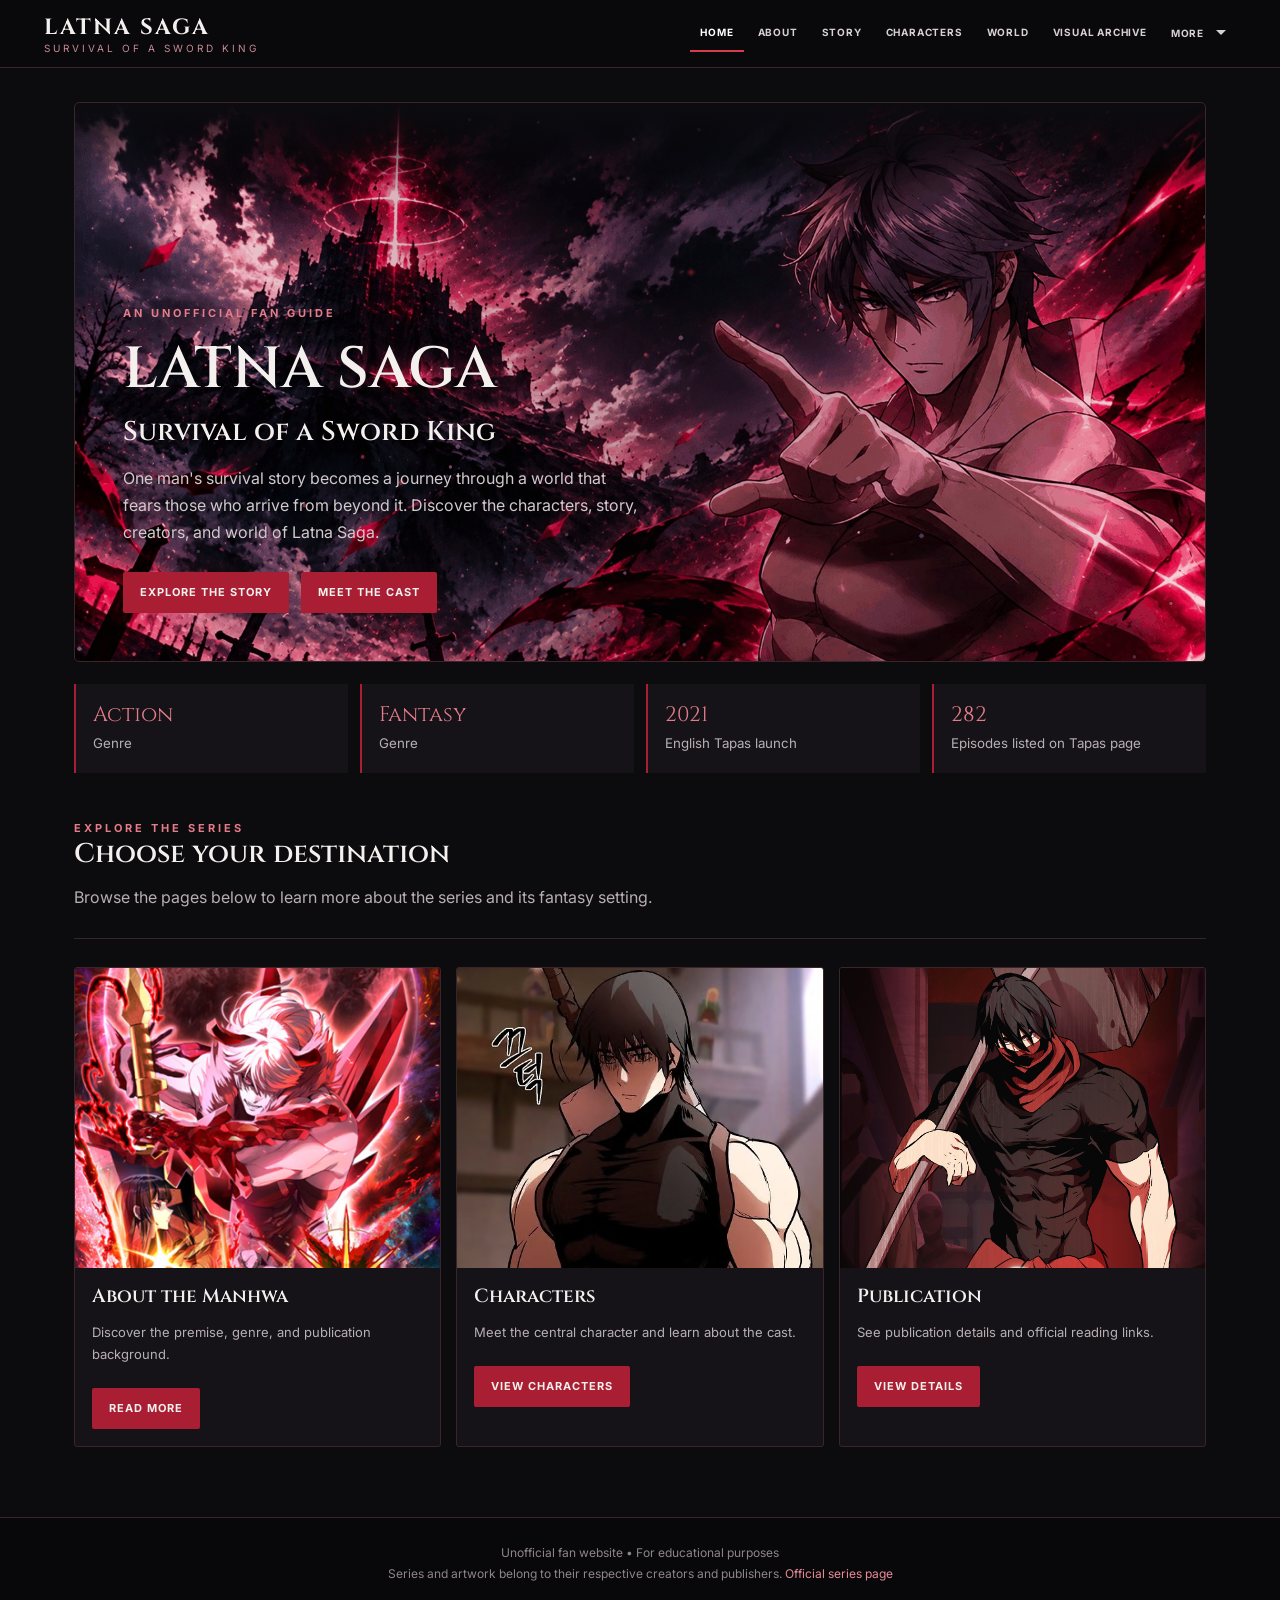
<file: index.html>
<!DOCTYPE html>
<html lang="en">

<head>
  <meta charset="UTF-8">
  <meta name="viewport" content="width=device-width, initial-scale=1.0">
  <meta name="description" content="An unofficial student fan guide to Latna Saga: Survival of a Sword King.">
  <title>Latna Saga | Survival of a Sword King</title>

  <link rel="icon" type="image/svg+xml" href="images/favicon.svg">

  <link rel="preconnect" href="https://fonts.googleapis.com">
  <link rel="preconnect" href="https://fonts.gstatic.com" crossorigin>
  <link rel="stylesheet" href="https://fonts.googleapis.com/css2?family=Cinzel:wght@500;600;700&family=Inter:wght@400;500;600;700&display=swap">
  <link rel="stylesheet" href="css/base.css">
  <link rel="stylesheet" href="css/home.css">
  <link rel="stylesheet" href="css/components.css">
  <link rel="stylesheet" href="css/nav.css">
  <link rel="stylesheet" href="css/responsive.css">
</head>

<body>

  <header class="site-header">
    <div class="header-inner">
      <a class="logo" href="index.html">
        LATNA SAGA
        <span>SURVIVAL OF A SWORD KING</span>
      </a>

      <button class="menu-toggle" type="button" aria-label="Open menu" aria-expanded="false">&#9776;</button>

      <nav class="main-nav" aria-label="Main menu">
        <a href="index.html" class="active">HOME</a>
        <a href="pages/about.html">ABOUT</a>
        <a href="pages/story.html">STORY</a>
        <a href="pages/characters.html">CHARACTERS</a>
        <a href="pages/world.html">WORLD</a>
        <a href="pages/visual-archive.html">VISUAL ARCHIVE</a>

        <div class="nav-dropdown">
          <button class="nav-more" type="button" aria-haspopup="true" aria-expanded="false">MORE <span class="caret"></span></button>
          <div class="dropdown-menu">
            <a href="pages/abilities.html">ABILITIES</a>
            <a href="pages/creators.html">CREATORS</a>
            <a href="pages/publication.html">PUBLICATION</a>
            <a href="pages/updates.html">UPDATES</a>
          </div>
        </div>
      </nav>
    </div>
  </header>

  <main id="home-content">

    <section class="hero">
      <div class="hero-copy">
        <div class="kicker">An unofficial fan guide</div>
        <h1>LATNA SAGA</h1>
        <h2>Survival of a Sword King</h2>
        <p>
          One man's survival story becomes a journey through a world that fears those who arrive
          from beyond it. Discover the characters, story, creators, and world of Latna Saga.
        </p>
        <a class="button" href="pages/story.html">EXPLORE THE STORY</a>
        <a class="button" href="pages/characters.html">MEET THE CAST</a>
      </div>
    </section>

    <div class="stats">
      <div class="stat"><b>Action</b><small>Genre</small></div>
      <div class="stat"><b>Fantasy</b><small>Genre</small></div>
      <div class="stat"><b>2021</b><small>English Tapas launch</small></div>
      <div class="stat"><b>282</b><small>Episodes listed on Tapas page</small></div>
    </div>

    <div class="section-heading">
      <div class="kicker">Explore the series</div>
      <h2>Choose your destination</h2>
      <p>Browse the pages below to learn more about the series and its fantasy setting.</p>
    </div>

    <div class="cards three-cards">
      <div class="card">
        <img src="images/poster.png" alt="Official Latna Saga poster">
        <div class="card-body">
          <h3>About the Manhwa</h3>
          <p>Discover the premise, genre, and publication background.</p>
          <a class="button" href="pages/about.html">READ MORE</a>
        </div>
      </div>

      <div class="card">
        <img src="images/han-bin-ryu.png" alt="Han-Bin Ryu manhwa image">
        <div class="card-body">
          <h3>Characters</h3>
          <p>Meet the central character and learn about the cast.</p>
          <a class="button" href="pages/characters.html">VIEW CHARACTERS</a>
        </div>
      </div>

      <div class="card">
        <img class="publication-cover" src="images/volume-cover.jpeg" alt="Latna Saga volume cover">
        <div class="card-body">
          <h3>Publication</h3>
          <p>See publication details and official reading links.</p>
          <a class="button" href="pages/publication.html">VIEW DETAILS</a>
        </div>
      </div>
    </div>

  </main>

  <footer class="site-footer">
    Unofficial fan website &bull; For educational purposes<br>
    Series and artwork belong to their respective creators and publishers.
    <a href="https://tapas.io/series/latna-saga-survival-of-a-sword-king/info" target="_blank" rel="noopener">Official series page</a>
  </footer>
  <script src="js/main.js"></script>
</body>

</html>
</file>
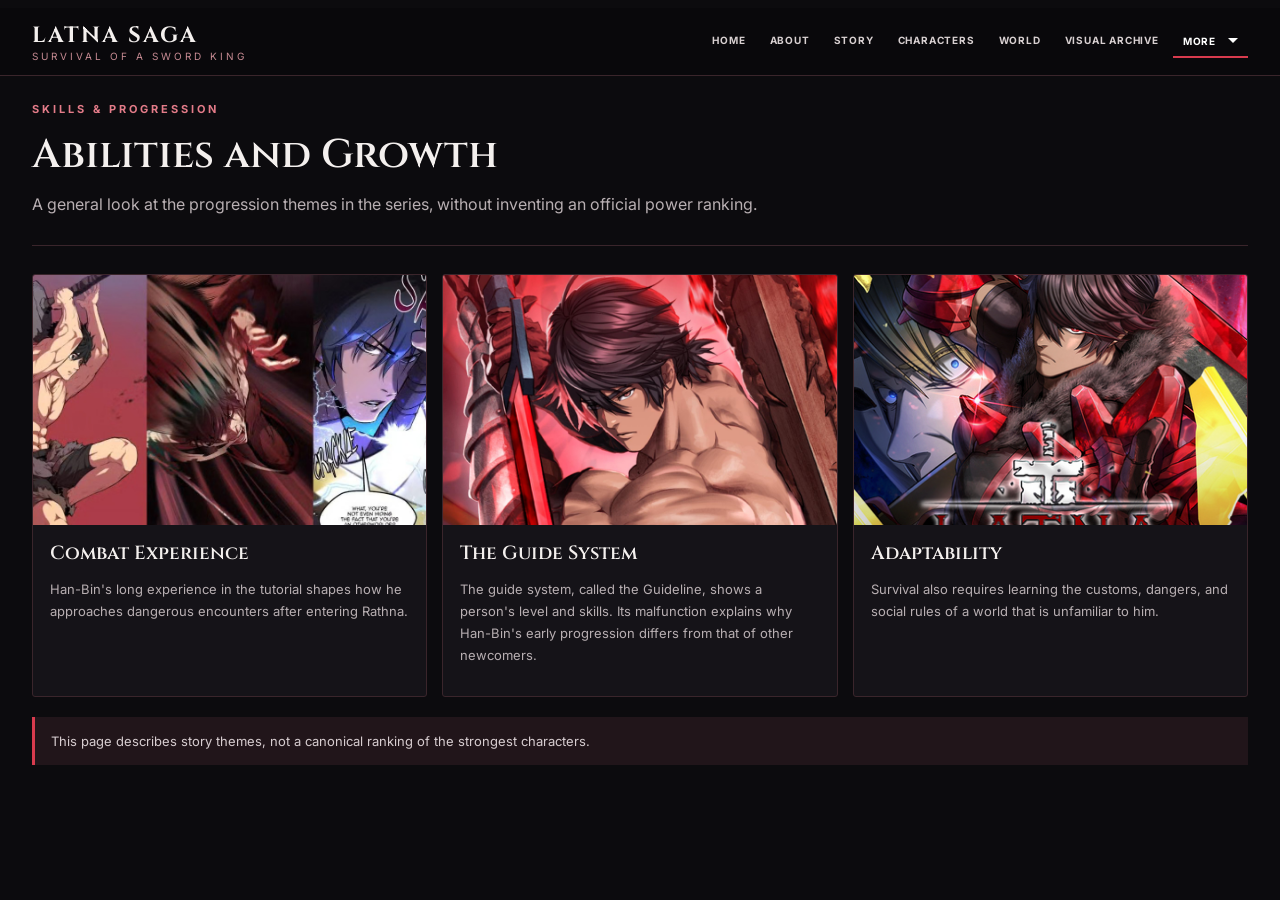
<file: pages/abilities.html>
<!DOCTYPE html>
<html lang="en">

<head>
  <meta charset="UTF-8">
  <meta name="viewport" content="width=device-width, initial-scale=1.0">
  <title>Abilities | Latna Saga</title>
  <link rel="icon" type="image/svg+xml" href="../images/favicon.svg">

  <link rel="stylesheet" href="https://fonts.googleapis.com/css2?family=Cinzel:wght@500;600;700&family=Inter:wght@400;500;600;700&display=swap">
  <link rel="stylesheet" href="../css/base.css">
  <link rel="stylesheet" href="../css/components.css">
  <link rel="stylesheet" href="../css/page.css">
  <link rel="stylesheet" href="../css/nav.css">
  <link rel="stylesheet" href="../css/responsive.css">
</head>

<body class="page">

  <header class="site-header">
    <div class="header-inner">
      <a class="logo" href="../index.html">
        LATNA SAGA
        <span>SURVIVAL OF A SWORD KING</span>
      </a>

      <button class="menu-toggle" type="button" aria-label="Open menu" aria-expanded="false">&#9776;</button>

      <nav class="main-nav" aria-label="Main menu">
        <a href="../index.html">HOME</a>
        <a href="about.html">ABOUT</a>
        <a href="story.html">STORY</a>
        <a href="characters.html">CHARACTERS</a>
        <a href="world.html">WORLD</a>
        <a href="visual-archive.html">VISUAL ARCHIVE</a>

        <div class="nav-dropdown">
          <button class="nav-more active" type="button" aria-haspopup="true" aria-expanded="false">MORE <span class="caret"></span></button>
          <div class="dropdown-menu">
            <a href="abilities.html">ABILITIES</a>
            <a href="creators.html">CREATORS</a>
            <a href="publication.html">PUBLICATION</a>
            <a href="updates.html">UPDATES</a>
          </div>
        </div>
      </nav>
    </div>
  </header>

  <a class="back-link" href="../index.html">&larr; Back to home</a>

  <div class="section-heading">
    <div class="kicker">Skills &amp; progression</div>
    <h2>Abilities and Growth</h2>
    <p>A general look at the progression themes in the series, without inventing an official power ranking.</p>
  </div>

  <div class="cards three-cards">
    <div class="card">
      <img src="../images/story.jpg" alt="Han-Bin action panel">
      <div class="card-body">
        <h3>Combat Experience</h3>
        <p>Han-Bin's long experience in the tutorial shapes how he approaches dangerous encounters after entering Rathna.</p>
      </div>
    </div>

    <div class="card">
      <img src="../images/latna.jpg" alt="Latna Saga promotional image">
      <div class="card-body">
        <h3>The Guide System</h3>
        <p>The guide system, called the Guideline, shows a person's level and skills. Its malfunction explains why Han-Bin's early progression differs from that of other newcomers.</p>
      </div>
    </div>

    <div class="card">
      <img src="../images/hero.jpg" alt="Latna Saga cover artwork">
      <div class="card-body">
        <h3>Adaptability</h3>
        <p>Survival also requires learning the customs, dangers, and social rules of a world that is unfamiliar to him.</p>
      </div>
    </div>
  </div>

  <div class="note">
    This page describes story themes, not a canonical ranking of the strongest characters.
  </div>
  <script src="../js/main.js"></script>
</body>

</html>
</file>
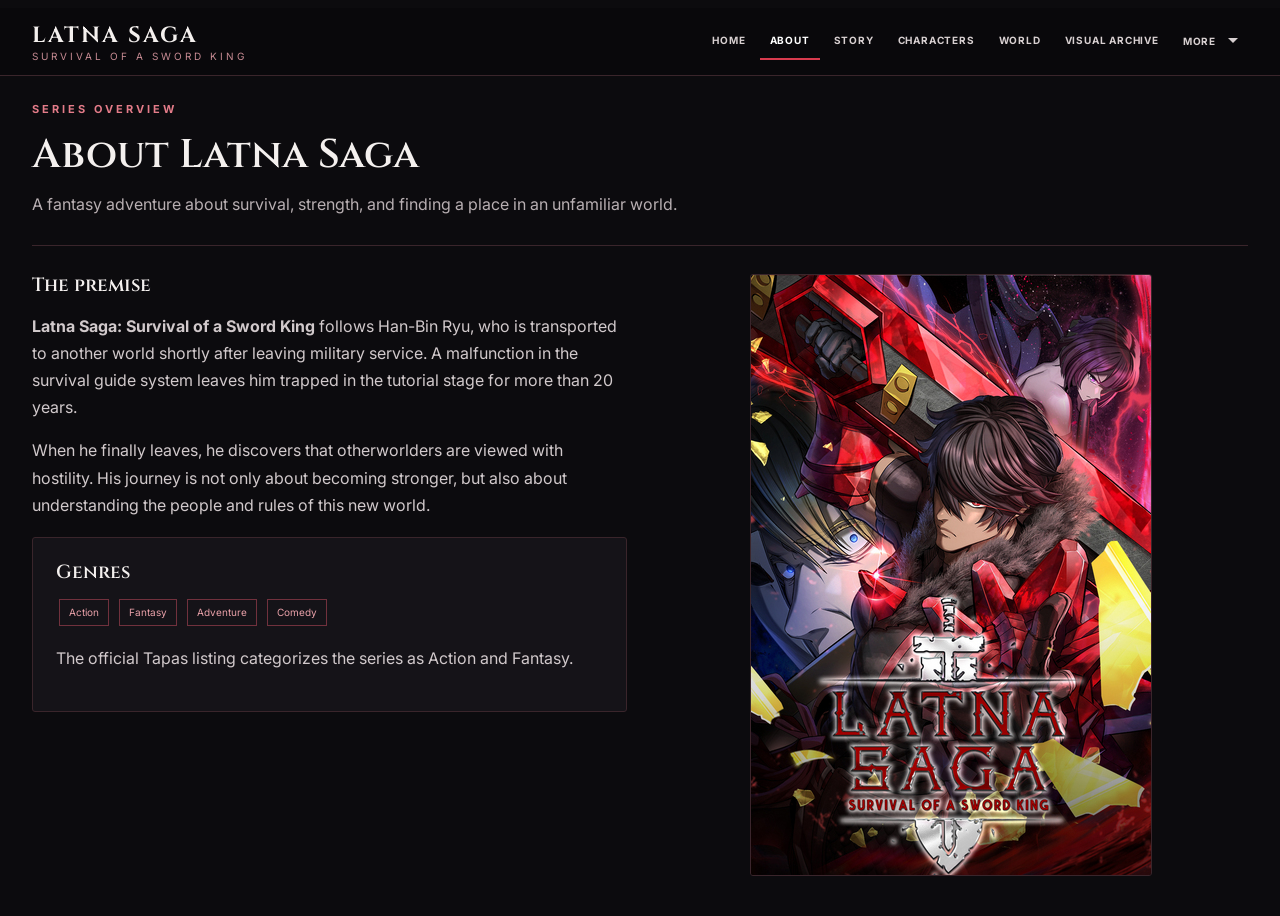
<file: pages/about.html>
<!DOCTYPE html>
<html lang="en">

<head>
  <meta charset="UTF-8">
  <meta name="viewport" content="width=device-width, initial-scale=1.0">
  <title>About | Latna Saga</title>
  <link rel="icon" type="image/svg+xml" href="../images/favicon.svg">

  <link rel="stylesheet" href="https://fonts.googleapis.com/css2?family=Cinzel:wght@500;600;700&family=Inter:wght@400;500;600;700&display=swap">
  <link rel="stylesheet" href="../css/base.css">
  <link rel="stylesheet" href="../css/components.css">
  <link rel="stylesheet" href="../css/page.css">
  <link rel="stylesheet" href="../css/nav.css">
  <link rel="stylesheet" href="../css/responsive.css">
</head>

<body class="page">

  <header class="site-header">
    <div class="header-inner">
      <a class="logo" href="../index.html">
        LATNA SAGA
        <span>SURVIVAL OF A SWORD KING</span>
      </a>

      <button class="menu-toggle" type="button" aria-label="Open menu" aria-expanded="false">&#9776;</button>

      <nav class="main-nav" aria-label="Main menu">
        <a href="../index.html">HOME</a>
        <a href="about.html" class="active">ABOUT</a>
        <a href="story.html">STORY</a>
        <a href="characters.html">CHARACTERS</a>
        <a href="world.html">WORLD</a>
        <a href="visual-archive.html">VISUAL ARCHIVE</a>

        <div class="nav-dropdown">
          <button class="nav-more" type="button" aria-haspopup="true" aria-expanded="false">MORE <span class="caret"></span></button>
          <div class="dropdown-menu">
            <a href="abilities.html">ABILITIES</a>
            <a href="creators.html">CREATORS</a>
            <a href="publication.html">PUBLICATION</a>
            <a href="updates.html">UPDATES</a>
          </div>
        </div>
      </nav>
    </div>
  </header>

  <a class="back-link" href="../index.html">&larr; Back to home</a>

  <div class="section-heading">
    <div class="kicker">Series overview</div>
    <h2>About Latna Saga</h2>
    <p>A fantasy adventure about survival, strength, and finding a place in an unfamiliar world.</p>
  </div>

  <div class="two-column">
    <div>
      <h3>The premise</h3>
      <p>
        <b>Latna Saga: Survival of a Sword King</b> follows Han-Bin Ryu, who is transported to
        another world shortly after leaving military service. A malfunction in the survival guide
        system leaves him trapped in the tutorial stage for more than 20 years.
      </p>
      <p>
        When he finally leaves, he discovers that otherworlders are viewed with hostility. His
        journey is not only about becoming stronger, but also about understanding the people and
        rules of this new world.
      </p>

      <div class="info-box">
        <h3>Genres</h3>
        <span class="tag">Action</span>
        <span class="tag">Fantasy</span>
        <span class="tag">Adventure</span>
        <span class="tag">Comedy</span>
        <p>The official Tapas listing categorizes the series as Action and Fantasy.</p>
      </div>
    </div>

    <img src="../images/hero.jpg" alt="Official Latna Saga cover">
  </div>
  <script src="../js/main.js"></script>
</body>

</html>
</file>
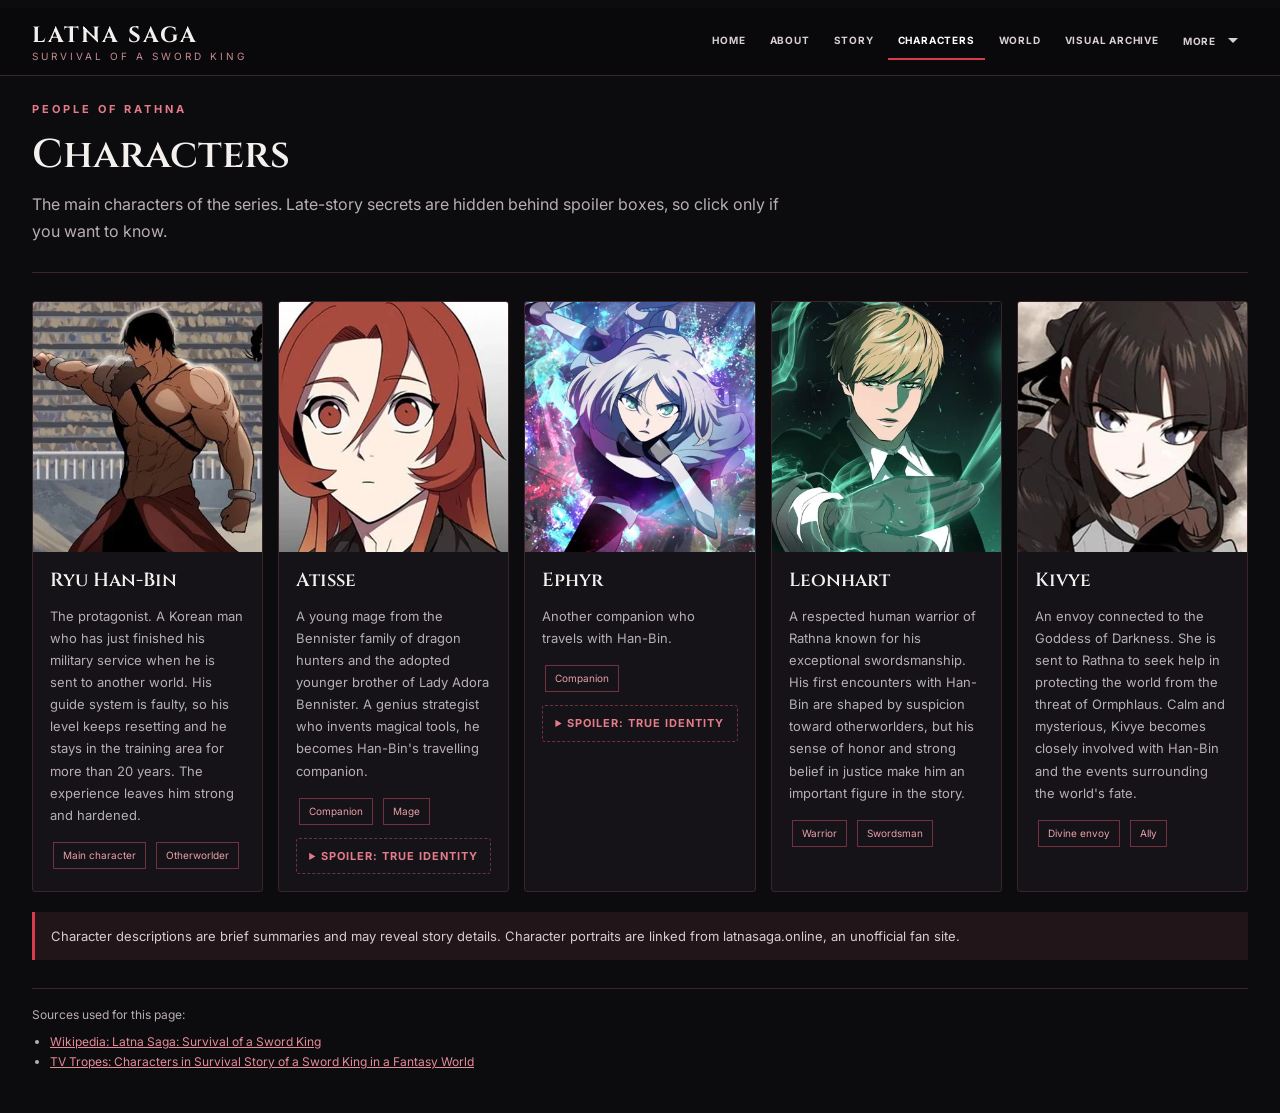
<file: pages/characters.html>
<!DOCTYPE html>
<html lang="en">

<head>
  <meta charset="UTF-8">
  <meta name="viewport" content="width=device-width, initial-scale=1.0">
  <title>Characters | Latna Saga</title>
  <link rel="icon" type="image/svg+xml" href="../images/favicon.svg">

  <link rel="stylesheet" href="https://fonts.googleapis.com/css2?family=Cinzel:wght@500;600;700&family=Inter:wght@400;500;600;700&display=swap">
  <link rel="stylesheet" href="../css/base.css">
  <link rel="stylesheet" href="../css/components.css">
  <link rel="stylesheet" href="../css/page.css">
  <link rel="stylesheet" href="../css/nav.css">
  <link rel="stylesheet" href="../css/responsive.css">
</head>

<body class="page">

  <header class="site-header">
    <div class="header-inner">
      <a class="logo" href="../index.html">
        LATNA SAGA
        <span>SURVIVAL OF A SWORD KING</span>
      </a>

      <button class="menu-toggle" type="button" aria-label="Open menu" aria-expanded="false">&#9776;</button>

      <nav class="main-nav" aria-label="Main menu">
        <a href="../index.html">HOME</a>
        <a href="about.html">ABOUT</a>
        <a href="story.html">STORY</a>
        <a href="characters.html" class="active">CHARACTERS</a>
        <a href="world.html">WORLD</a>
        <a href="visual-archive.html">VISUAL ARCHIVE</a>

        <div class="nav-dropdown">
          <button class="nav-more" type="button" aria-haspopup="true" aria-expanded="false">MORE <span class="caret"></span></button>
          <div class="dropdown-menu">
            <a href="abilities.html">ABILITIES</a>
            <a href="creators.html">CREATORS</a>
            <a href="publication.html">PUBLICATION</a>
            <a href="updates.html">UPDATES</a>
          </div>
        </div>
      </nav>
    </div>
  </header>

  <a class="back-link" href="../index.html">&larr; Back to home</a>

  <div class="section-heading">
    <div class="kicker">People of Rathna</div>
    <h2>Characters</h2>
    <p>The main characters of the series. Late-story secrets are hidden behind spoiler boxes, so click only if you want to know.</p>
  </div>

  <div class="cards">

    <div class="card">
      <img class="portrait" src="../images/Ryu-Han-bin.webp" alt="Ryu Han-Bin">
      <div class="card-body">
        <h3>Ryu Han-Bin</h3>
        <p>
          The protagonist. A Korean man who has just finished his military service when he is
          sent to another world. His guide system is faulty, so his level keeps resetting and he
          stays in the training area for more than 20 years. The experience leaves him strong and
          hardened.
        </p>
        <span class="tag">Main character</span>
        <span class="tag">Otherworlder</span>
      </div>
    </div>

    <div class="card">
      <img class="portrait" src="../images/Atisse.webp" alt="Atisse">
      <div class="card-body">
        <h3>Atisse</h3>
        <p>
          A young mage from the Bennister family of dragon hunters and the adopted younger
          brother of Lady Adora Bennister. A genius strategist who invents magical tools, he
          becomes Han-Bin's travelling companion.
        </p>
        <span class="tag">Companion</span>
        <span class="tag">Mage</span>
        <details class="spoiler">
          <summary>Spoiler: true identity</summary>
          <p>Atisse is secretly a dragon who can take human form.</p>
        </details>
      </div>
    </div>

    <div class="card">
      <img class="portrait" src="../images/Ephyr.webp" alt="Ephyr">
      <div class="card-body">
        <h3>Ephyr</h3>
        <p>Another companion who travels with Han-Bin.</p>
        <span class="tag">Companion</span>
        <details class="spoiler">
          <summary>Spoiler: true identity</summary>
          <p>Ephyr is a wyvern who can take human form.</p>
        </details>
      </div>
    </div>

    <div class="card">
      <img class="portrait" src="../images/Leonhart.webp" alt="Leonhart">
      <div class="card-body">
        <h3>Leonhart</h3>
        <p>
          A respected human warrior of Rathna known for his exceptional swordsmanship.
          His first encounters with Han-Bin are shaped by suspicion toward otherworlders,
          but his sense of honor and strong belief in justice make him an important figure
          in the story.
        </p>
        <span class="tag">Warrior</span>
        <span class="tag">Swordsman</span>
      </div>
    </div>

    <div class="card">
      <img class="portrait" src="../images/Kivye.jpg" alt="Kivye">
      <div class="card-body">
        <h3>Kivye</h3>
        <p>
          An envoy connected to the Goddess of Darkness. She is sent to Rathna to seek help
          in protecting the world from the threat of Ormphlaus. Calm and mysterious, Kivye
          becomes closely involved with Han-Bin and the events surrounding the world's fate.
        </p>
        <span class="tag">Divine envoy</span>
        <span class="tag">Ally</span>
      </div>
    </div>

  </div>

  <div class="note">
    Character descriptions are brief summaries and may reveal story details. Character portraits
    are linked from latnasaga.online, an unofficial fan site.
  </div>

  <div class="sources">
    Sources used for this page:
    <ul>
      <li><a href="https://en.wikipedia.org/wiki/Latna_Saga:_Survival_of_a_Sword_King" target="_blank" rel="noopener">Wikipedia: Latna Saga: Survival of a Sword King</a></li>
      <li><a href="https://tvtropes.org/pmwiki/pmwiki.php/Characters/SurvivalStoryOfASwordKingInAFantasyWorld" target="_blank" rel="noopener">TV Tropes: Characters in Survival Story of a Sword King in a Fantasy World</a></li>
    </ul>
  </div>
  <script src="../js/main.js"></script>
</body>

</html>
</file>
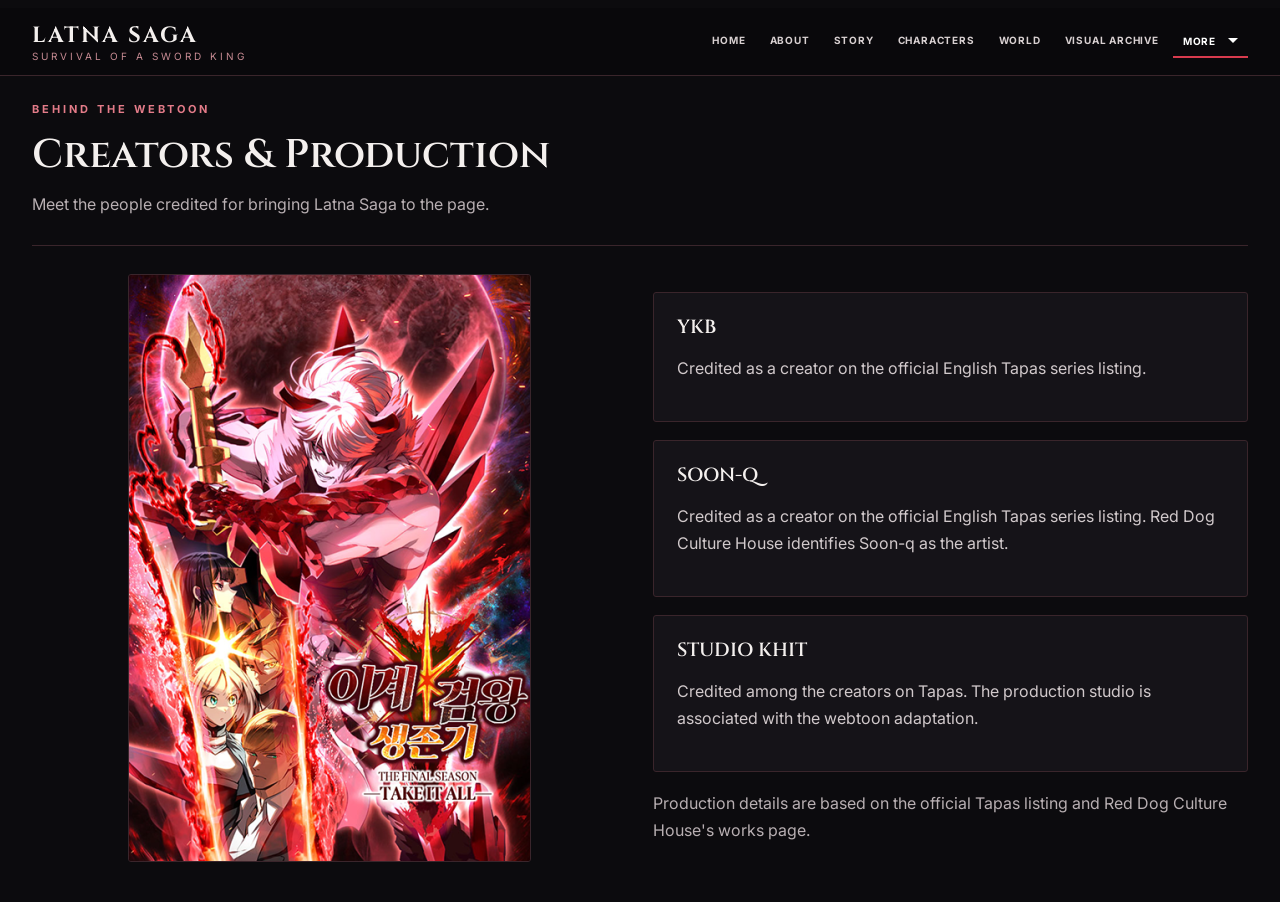
<file: pages/creators.html>
<!DOCTYPE html>
<html lang="en">

<head>
  <meta charset="UTF-8">
  <meta name="viewport" content="width=device-width, initial-scale=1.0">
  <title>Creators | Latna Saga</title>
  <link rel="icon" type="image/svg+xml" href="../images/favicon.svg">

  <link rel="stylesheet" href="https://fonts.googleapis.com/css2?family=Cinzel:wght@500;600;700&family=Inter:wght@400;500;600;700&display=swap">
  <link rel="stylesheet" href="../css/base.css">
  <link rel="stylesheet" href="../css/components.css">
  <link rel="stylesheet" href="../css/page.css">
  <link rel="stylesheet" href="../css/nav.css">
  <link rel="stylesheet" href="../css/responsive.css">
</head>

<body class="page">

  <header class="site-header">
    <div class="header-inner">
      <a class="logo" href="../index.html">
        LATNA SAGA
        <span>SURVIVAL OF A SWORD KING</span>
      </a>

      <button class="menu-toggle" type="button" aria-label="Open menu" aria-expanded="false">&#9776;</button>

      <nav class="main-nav" aria-label="Main menu">
        <a href="../index.html">HOME</a>
        <a href="about.html">ABOUT</a>
        <a href="story.html">STORY</a>
        <a href="characters.html">CHARACTERS</a>
        <a href="world.html">WORLD</a>
        <a href="visual-archive.html">VISUAL ARCHIVE</a>

        <div class="nav-dropdown">
          <button class="nav-more active" type="button" aria-haspopup="true" aria-expanded="false">MORE <span class="caret"></span></button>
          <div class="dropdown-menu">
            <a href="abilities.html">ABILITIES</a>
            <a href="creators.html">CREATORS</a>
            <a href="publication.html">PUBLICATION</a>
            <a href="updates.html">UPDATES</a>
          </div>
        </div>
      </nav>
    </div>
  </header>

  <a class="back-link" href="../index.html">&larr; Back to home</a>

  <div class="section-heading">
    <div class="kicker">Behind the webtoon</div>
    <h2>Creators &amp; Production</h2>
    <p>Meet the people credited for bringing Latna Saga to the page.</p>
  </div>

  <div class="two-column">
    <img src="../images/poster.png" alt="Latna Saga poster from Red Dog Culture House">

    <div>
      <div class="info-box">
        <h3>YKB</h3>
        <p>Credited as a creator on the official English Tapas series listing.</p>
      </div>

      <div class="info-box">
        <h3>SOON-Q</h3>
        <p>
          Credited as a creator on the official English Tapas series listing. Red Dog Culture
          House identifies Soon-q as the artist.
        </p>
      </div>

      <div class="info-box">
        <h3>STUDIO KHIT</h3>
        <p>
          Credited among the creators on Tapas. The production studio is associated with the
          webtoon adaptation.
        </p>
      </div>

      <p class="muted">
        Production details are based on the official Tapas listing and Red Dog Culture House's
        works page.
      </p>
    </div>
  </div>
  <script src="../js/main.js"></script>
</body>

</html>
</file>
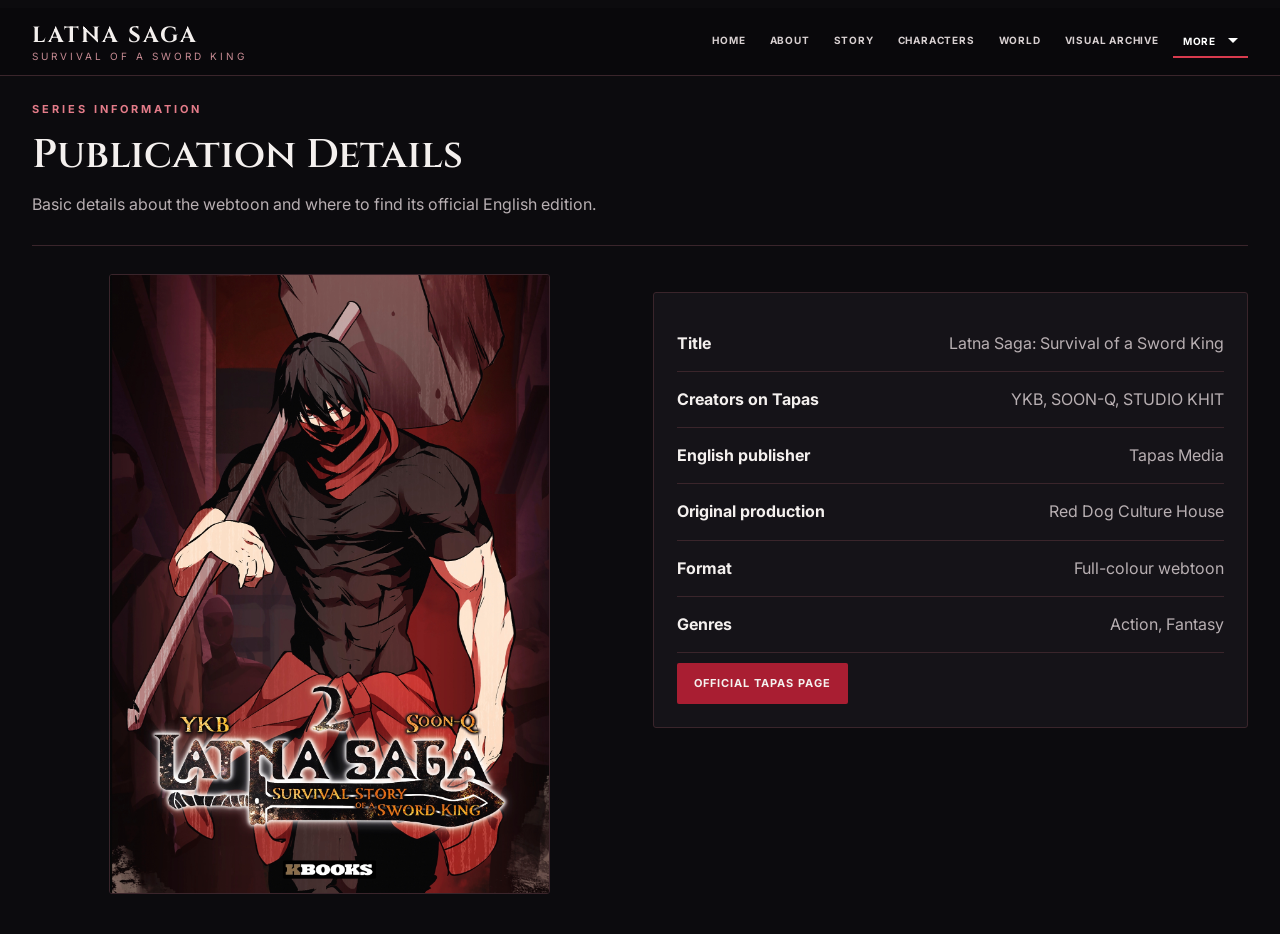
<file: pages/publication.html>
<!DOCTYPE html>
<html lang="en">

<head>
  <meta charset="UTF-8">
  <meta name="viewport" content="width=device-width, initial-scale=1.0">
  <title>Publication | Latna Saga</title>
  <link rel="icon" type="image/svg+xml" href="../images/favicon.svg">

  <link rel="stylesheet" href="https://fonts.googleapis.com/css2?family=Cinzel:wght@500;600;700&family=Inter:wght@400;500;600;700&display=swap">
  <link rel="stylesheet" href="../css/base.css">
  <link rel="stylesheet" href="../css/components.css">
  <link rel="stylesheet" href="../css/page.css">
  <link rel="stylesheet" href="../css/nav.css">
  <link rel="stylesheet" href="../css/responsive.css">
</head>

<body class="page">

  <header class="site-header">
    <div class="header-inner">
      <a class="logo" href="../index.html">
        LATNA SAGA
        <span>SURVIVAL OF A SWORD KING</span>
      </a>

      <button class="menu-toggle" type="button" aria-label="Open menu" aria-expanded="false">&#9776;</button>

      <nav class="main-nav" aria-label="Main menu">
        <a href="../index.html">HOME</a>
        <a href="about.html">ABOUT</a>
        <a href="story.html">STORY</a>
        <a href="characters.html">CHARACTERS</a>
        <a href="world.html">WORLD</a>
        <a href="visual-archive.html">VISUAL ARCHIVE</a>

        <div class="nav-dropdown">
          <button class="nav-more active" type="button" aria-haspopup="true" aria-expanded="false">MORE <span class="caret"></span></button>
          <div class="dropdown-menu">
            <a href="abilities.html">ABILITIES</a>
            <a href="creators.html">CREATORS</a>
            <a href="publication.html">PUBLICATION</a>
            <a href="updates.html">UPDATES</a>
          </div>
        </div>
      </nav>
    </div>
  </header>

  <a class="back-link" href="../index.html">&larr; Back to home</a>

  <div class="section-heading">
    <div class="kicker">Series information</div>
    <h2>Publication Details</h2>
    <p>Basic details about the webtoon and where to find its official English edition.</p>
  </div>

  <div class="two-column">
    <img src="../images/volume-cover.jpeg" alt="Latna Saga printed volume cover">

    <div class="info-box">
      <div class="detail-row"><b>Title</b><span>Latna Saga: Survival of a Sword King</span></div>
      <div class="detail-row"><b>Creators on Tapas</b><span>YKB, SOON-Q, STUDIO KHIT</span></div>
      <div class="detail-row"><b>English publisher</b><span>Tapas Media</span></div>
      <div class="detail-row"><b>Original production</b><span>Red Dog Culture House</span></div>
      <div class="detail-row"><b>Format</b><span>Full-colour webtoon</span></div>
      <div class="detail-row"><b>Genres</b><span>Action, Fantasy</span></div>
      <a class="button" href="https://tapas.io/series/latna-saga-survival-of-a-sword-king/info" target="_blank" rel="noopener">OFFICIAL TAPAS PAGE</a>
    </div>
  </div>
  <script src="../js/main.js"></script>
</body>

</html>
</file>
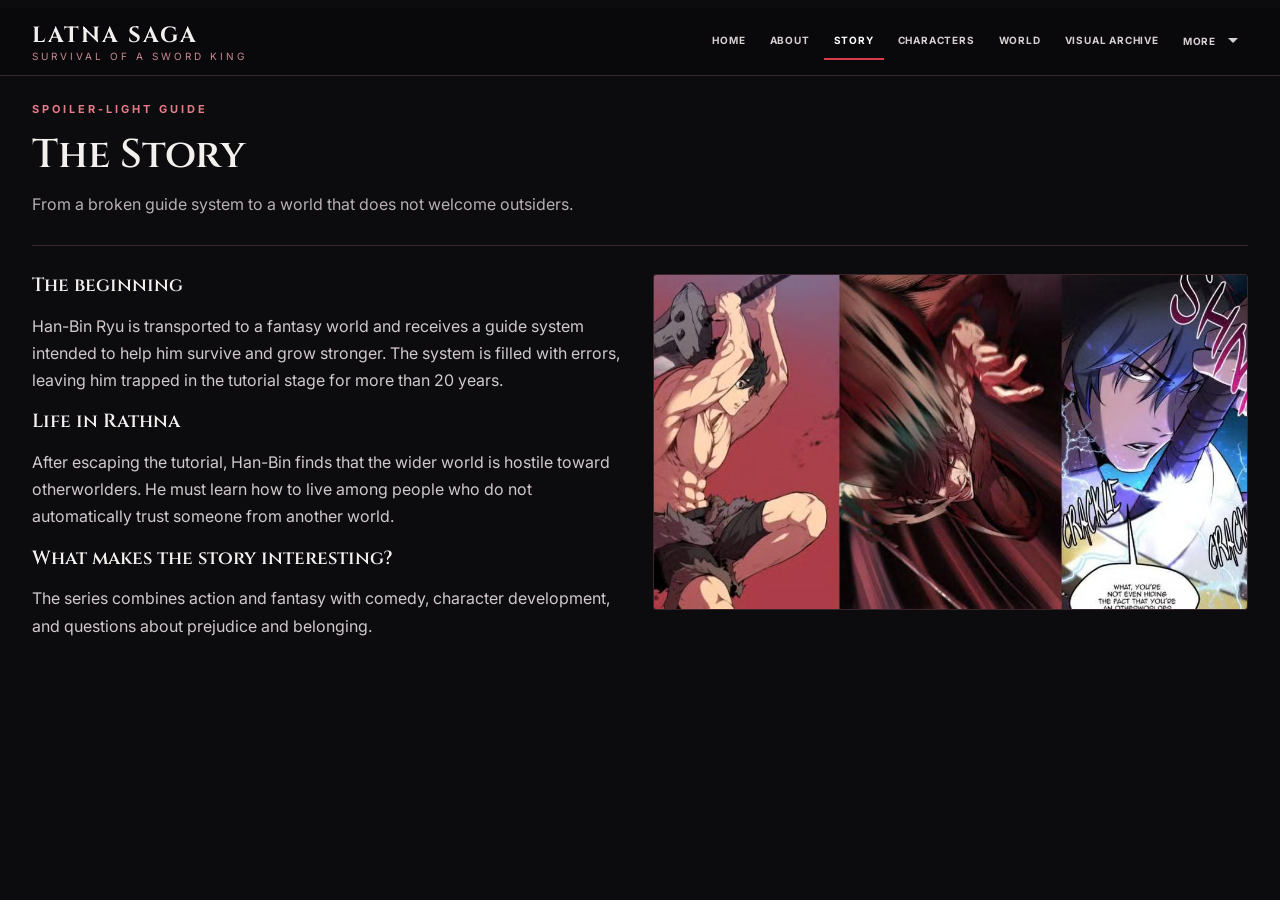
<file: pages/story.html>
<!DOCTYPE html>
<html lang="en">

<head>
  <meta charset="UTF-8">
  <meta name="viewport" content="width=device-width, initial-scale=1.0">
  <title>Story | Latna Saga</title>
  <link rel="icon" type="image/svg+xml" href="../images/favicon.svg">

  <link rel="stylesheet" href="https://fonts.googleapis.com/css2?family=Cinzel:wght@500;600;700&family=Inter:wght@400;500;600;700&display=swap">
  <link rel="stylesheet" href="../css/base.css">
  <link rel="stylesheet" href="../css/components.css">
  <link rel="stylesheet" href="../css/page.css">
  <link rel="stylesheet" href="../css/nav.css">
  <link rel="stylesheet" href="../css/responsive.css">
</head>

<body class="page">

  <header class="site-header">
    <div class="header-inner">
      <a class="logo" href="../index.html">
        LATNA SAGA
        <span>SURVIVAL OF A SWORD KING</span>
      </a>

      <button class="menu-toggle" type="button" aria-label="Open menu" aria-expanded="false">&#9776;</button>

      <nav class="main-nav" aria-label="Main menu">
        <a href="../index.html">HOME</a>
        <a href="about.html">ABOUT</a>
        <a href="story.html" class="active">STORY</a>
        <a href="characters.html">CHARACTERS</a>
        <a href="world.html">WORLD</a>
        <a href="visual-archive.html">VISUAL ARCHIVE</a>

        <div class="nav-dropdown">
          <button class="nav-more" type="button" aria-haspopup="true" aria-expanded="false">MORE <span class="caret"></span></button>
          <div class="dropdown-menu">
            <a href="abilities.html">ABILITIES</a>
            <a href="creators.html">CREATORS</a>
            <a href="publication.html">PUBLICATION</a>
            <a href="updates.html">UPDATES</a>
          </div>
        </div>
      </nav>
    </div>
  </header>

  <a class="back-link" href="../index.html">&larr; Back to home</a>

  <div class="section-heading">
    <div class="kicker">Spoiler-light guide</div>
    <h2>The Story</h2>
    <p>From a broken guide system to a world that does not welcome outsiders.</p>
  </div>

  <div class="two-column">
    <div>
      <h3>The beginning</h3>
      <p>
        Han-Bin Ryu is transported to a fantasy world and receives a guide system intended to
        help him survive and grow stronger. The system is filled with errors, leaving him trapped
        in the tutorial stage for more than 20 years.
      </p>

      <h3>Life in Rathna</h3>
      <p>
        After escaping the tutorial, Han-Bin finds that the wider world is hostile toward
        otherworlders. He must learn how to live among people who do not automatically trust
        someone from another world.
      </p>

      <h3>What makes the story interesting?</h3>
      <p>
        The series combines action and fantasy with comedy, character development, and questions
        about prejudice and belonging.
      </p>
    </div>

    <img src="../images/story.jpg" alt="Latna Saga action artwork">
  </div>
  <script src="../js/main.js"></script>
</body>

</html>
</file>
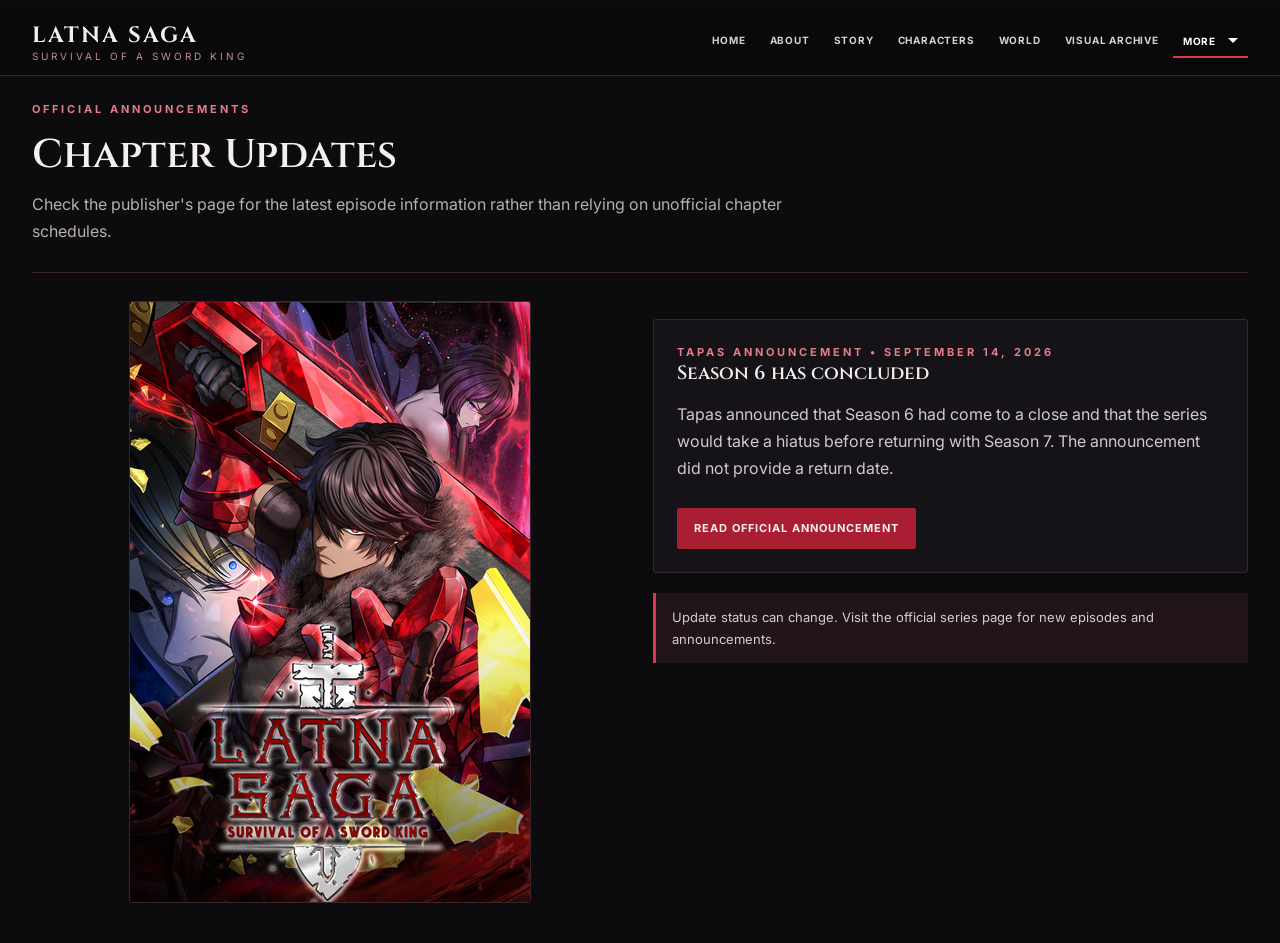
<file: pages/updates.html>
<!DOCTYPE html>
<html lang="en">

<head>
  <meta charset="UTF-8">
  <meta name="viewport" content="width=device-width, initial-scale=1.0">
  <title>Updates | Latna Saga</title>
  <link rel="icon" type="image/svg+xml" href="../images/favicon.svg">

  <link rel="stylesheet" href="https://fonts.googleapis.com/css2?family=Cinzel:wght@500;600;700&family=Inter:wght@400;500;600;700&display=swap">
  <link rel="stylesheet" href="../css/base.css">
  <link rel="stylesheet" href="../css/components.css">
  <link rel="stylesheet" href="../css/page.css">
  <link rel="stylesheet" href="../css/nav.css">
  <link rel="stylesheet" href="../css/responsive.css">
</head>

<body class="page">

  <header class="site-header">
    <div class="header-inner">
      <a class="logo" href="../index.html">
        LATNA SAGA
        <span>SURVIVAL OF A SWORD KING</span>
      </a>

      <button class="menu-toggle" type="button" aria-label="Open menu" aria-expanded="false">&#9776;</button>

      <nav class="main-nav" aria-label="Main menu">
        <a href="../index.html">HOME</a>
        <a href="about.html">ABOUT</a>
        <a href="story.html">STORY</a>
        <a href="characters.html">CHARACTERS</a>
        <a href="world.html">WORLD</a>
        <a href="visual-archive.html">VISUAL ARCHIVE</a>

        <div class="nav-dropdown">
          <button class="nav-more active" type="button" aria-haspopup="true" aria-expanded="false">MORE <span class="caret"></span></button>
          <div class="dropdown-menu">
            <a href="abilities.html">ABILITIES</a>
            <a href="creators.html">CREATORS</a>
            <a href="publication.html">PUBLICATION</a>
            <a href="updates.html">UPDATES</a>
          </div>
        </div>
      </nav>
    </div>
  </header>

  <a class="back-link" href="../index.html">&larr; Back to home</a>

  <div class="section-heading">
    <div class="kicker">Official announcements</div>
    <h2>Chapter Updates</h2>
    <p>Check the publisher's page for the latest episode information rather than relying on unofficial chapter schedules.</p>
  </div>

  <div class="two-column">
    <img src="../images/hero.jpg" alt="Latna Saga cover">

    <div>
      <div class="info-box">
        <div class="kicker">Tapas announcement &bull; September 14, 2026</div>
        <h3>Season 6 has concluded</h3>
        <p>
          Tapas announced that Season 6 had come to a close and that the series would take a
          hiatus before returning with Season 7. The announcement did not provide a return date.
        </p>
        <a class="button" href="https://tapas.io/series/latna-saga-survival-of-a-sword-king/announcement" target="_blank" rel="noopener">READ OFFICIAL ANNOUNCEMENT</a>
      </div>

      <div class="note">
        Update status can change. Visit the official series page for new episodes and announcements.
      </div>
    </div>
  </div>
  <script src="../js/main.js"></script>
</body>

</html>
</file>
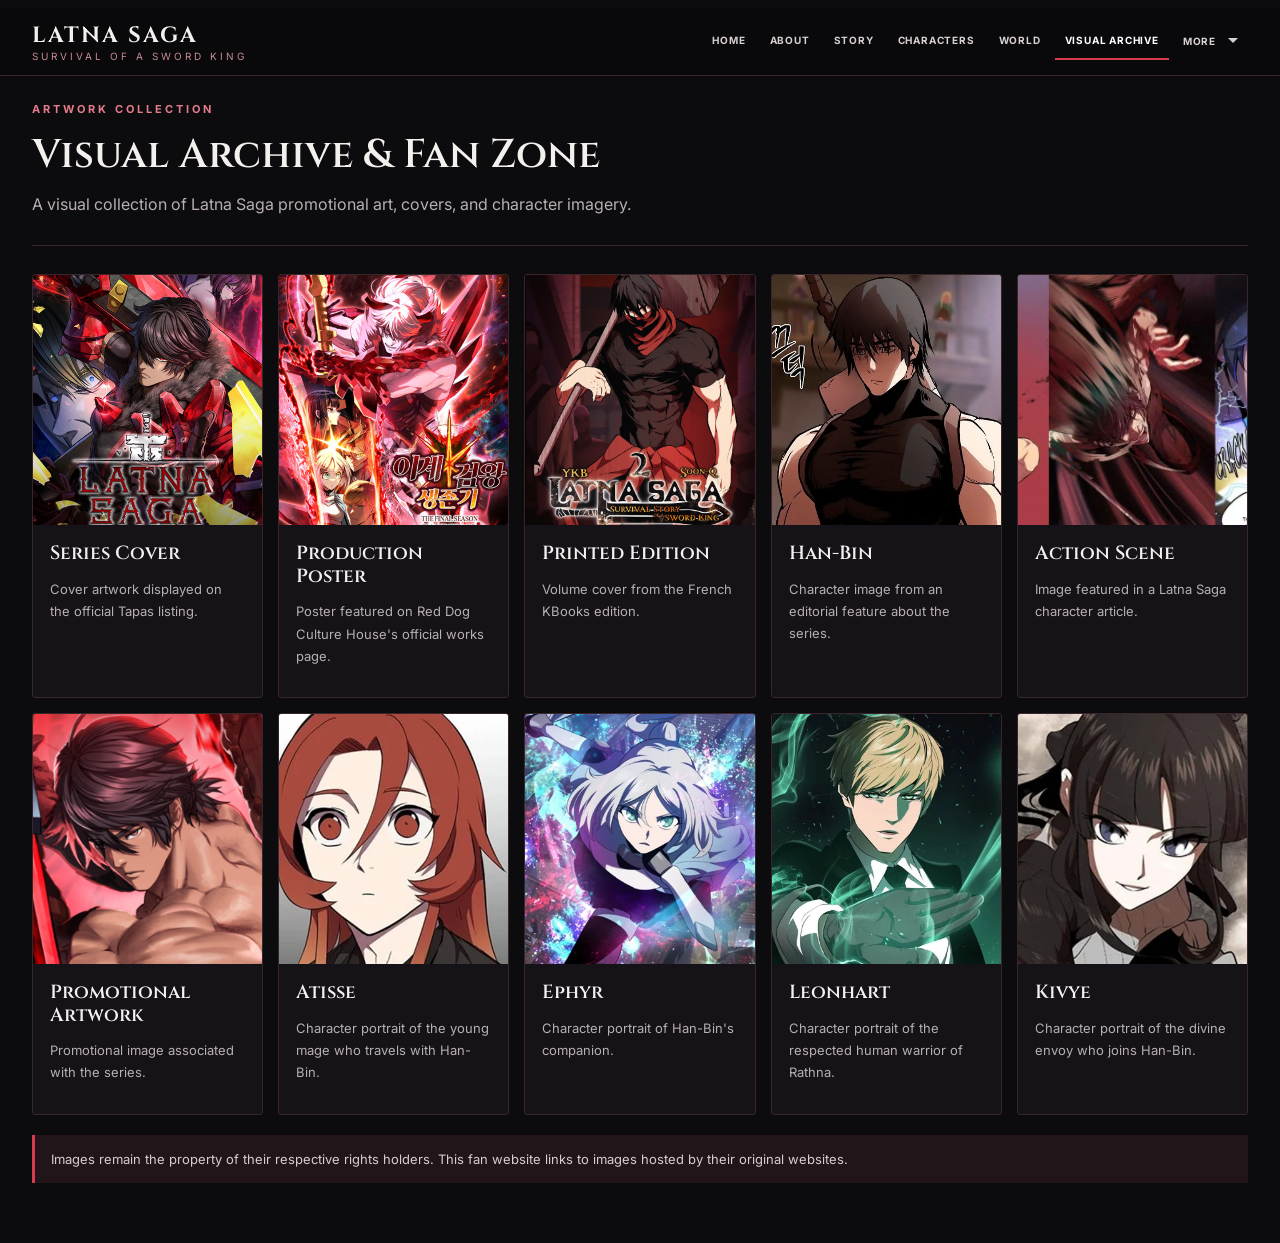
<file: pages/visual-archive.html>
<!DOCTYPE html>
<html lang="en">

<head>
  <meta charset="UTF-8">
  <meta name="viewport" content="width=device-width, initial-scale=1.0">
  <title>Visual Archive &amp; Fan Zone | Latna Saga</title>
  <link rel="icon" type="image/svg+xml" href="../images/favicon.svg">

  <link rel="stylesheet" href="https://fonts.googleapis.com/css2?family=Cinzel:wght@500;600;700&family=Inter:wght@400;500;600;700&display=swap">
  <link rel="stylesheet" href="../css/base.css">
  <link rel="stylesheet" href="../css/components.css">
  <link rel="stylesheet" href="../css/page.css">
  <link rel="stylesheet" href="../css/nav.css">
  <link rel="stylesheet" href="../css/responsive.css">
</head>

<body class="page">

  <header class="site-header">
    <div class="header-inner">
      <a class="logo" href="../index.html">
        LATNA SAGA
        <span>SURVIVAL OF A SWORD KING</span>
      </a>

      <button class="menu-toggle" type="button" aria-label="Open menu" aria-expanded="false">&#9776;</button>

      <nav class="main-nav" aria-label="Main menu">
        <a href="../index.html">HOME</a>
        <a href="about.html">ABOUT</a>
        <a href="story.html">STORY</a>
        <a href="characters.html">CHARACTERS</a>
        <a href="world.html">WORLD</a>
        <a href="visual-archive.html" class="active">VISUAL ARCHIVE</a>

        <div class="nav-dropdown">
          <button class="nav-more" type="button" aria-haspopup="true" aria-expanded="false">MORE <span class="caret"></span></button>
          <div class="dropdown-menu">
            <a href="abilities.html">ABILITIES</a>
            <a href="creators.html">CREATORS</a>
            <a href="publication.html">PUBLICATION</a>
            <a href="updates.html">UPDATES</a>
          </div>
        </div>
      </nav>
    </div>
  </header>

  <a class="back-link" href="../index.html">&larr; Back to home</a>

  <div class="section-heading">
    <div class="kicker">Artwork collection</div>
    <h2>Visual Archive &amp; Fan Zone</h2>
    <p>A visual collection of Latna Saga promotional art, covers, and character imagery.</p>
  </div>

  <div class="cards">
    <div class="card">
      <img src="../images/hero.jpg" alt="Official Tapas cover artwork">
      <div class="card-body">
        <h3>Series Cover</h3>
        <p>Cover artwork displayed on the official Tapas listing.</p>
      </div>
    </div>
    <div class="card">
      <img src="../images/poster.png" alt="Red Dog Culture House poster">
      <div class="card-body">
        <h3>Production Poster</h3>
        <p>Poster featured on Red Dog Culture House's official works page.</p>
      </div>
    </div>
    <div class="card">
      <img src="../images/volume-cover.jpeg" alt="French printed volume cover">
      <div class="card-body">
        <h3>Printed Edition</h3>
        <p>Volume cover from the French KBooks edition.</p>
      </div>
    </div>
    <div class="card">
      <img src="../images/han-bin-ryu.png" alt="Han-Bin image">
      <div class="card-body">
        <h3>Han-Bin</h3>
        <p>Character image from an editorial feature about the series.</p>
      </div>
    </div>
    <div class="card">
      <img src="../images/story.jpg" alt="Han-Bin action panel">
      <div class="card-body">
        <h3>Action Scene</h3>
        <p>Image featured in a Latna Saga character article.</p>
      </div>
    </div>
    <div class="card">
      <img src="../images/latna.jpg" alt="Latna Saga promotional art">
      <div class="card-body">
        <h3>Promotional Artwork</h3>
        <p>Promotional image associated with the series.</p>
      </div>
    </div>
    <div class="card">
      <img src="../images/Atisse.webp" alt="Atisse">
      <div class="card-body">
        <h3>Atisse</h3>
        <p>Character portrait of the young mage who travels with Han-Bin.</p>
      </div>
    </div>
    <div class="card">
      <img src="../images/Ephyr.webp" alt="Ephyr">
      <div class="card-body">
        <h3>Ephyr</h3>
        <p>Character portrait of Han-Bin's companion.</p>
      </div>
    </div>
    <div class="card">
      <img src="../images/Leonhart.webp" alt="Leonhart">
      <div class="card-body">
        <h3>Leonhart</h3>
        <p>Character portrait of the respected human warrior of Rathna.</p>
      </div>
    </div>
    <div class="card">
      <img src="../images/Kivye.jpg" alt="Kivye">
      <div class="card-body">
        <h3>Kivye</h3>
        <p>Character portrait of the divine envoy who joins Han-Bin.</p>
      </div>
    </div>
  </div>

  <div class="note">
    Images remain the property of their respective rights holders. This fan website links
    to images hosted by their original websites.
  </div>
  <script src="../js/main.js"></script>
</body>

</html>
</file>
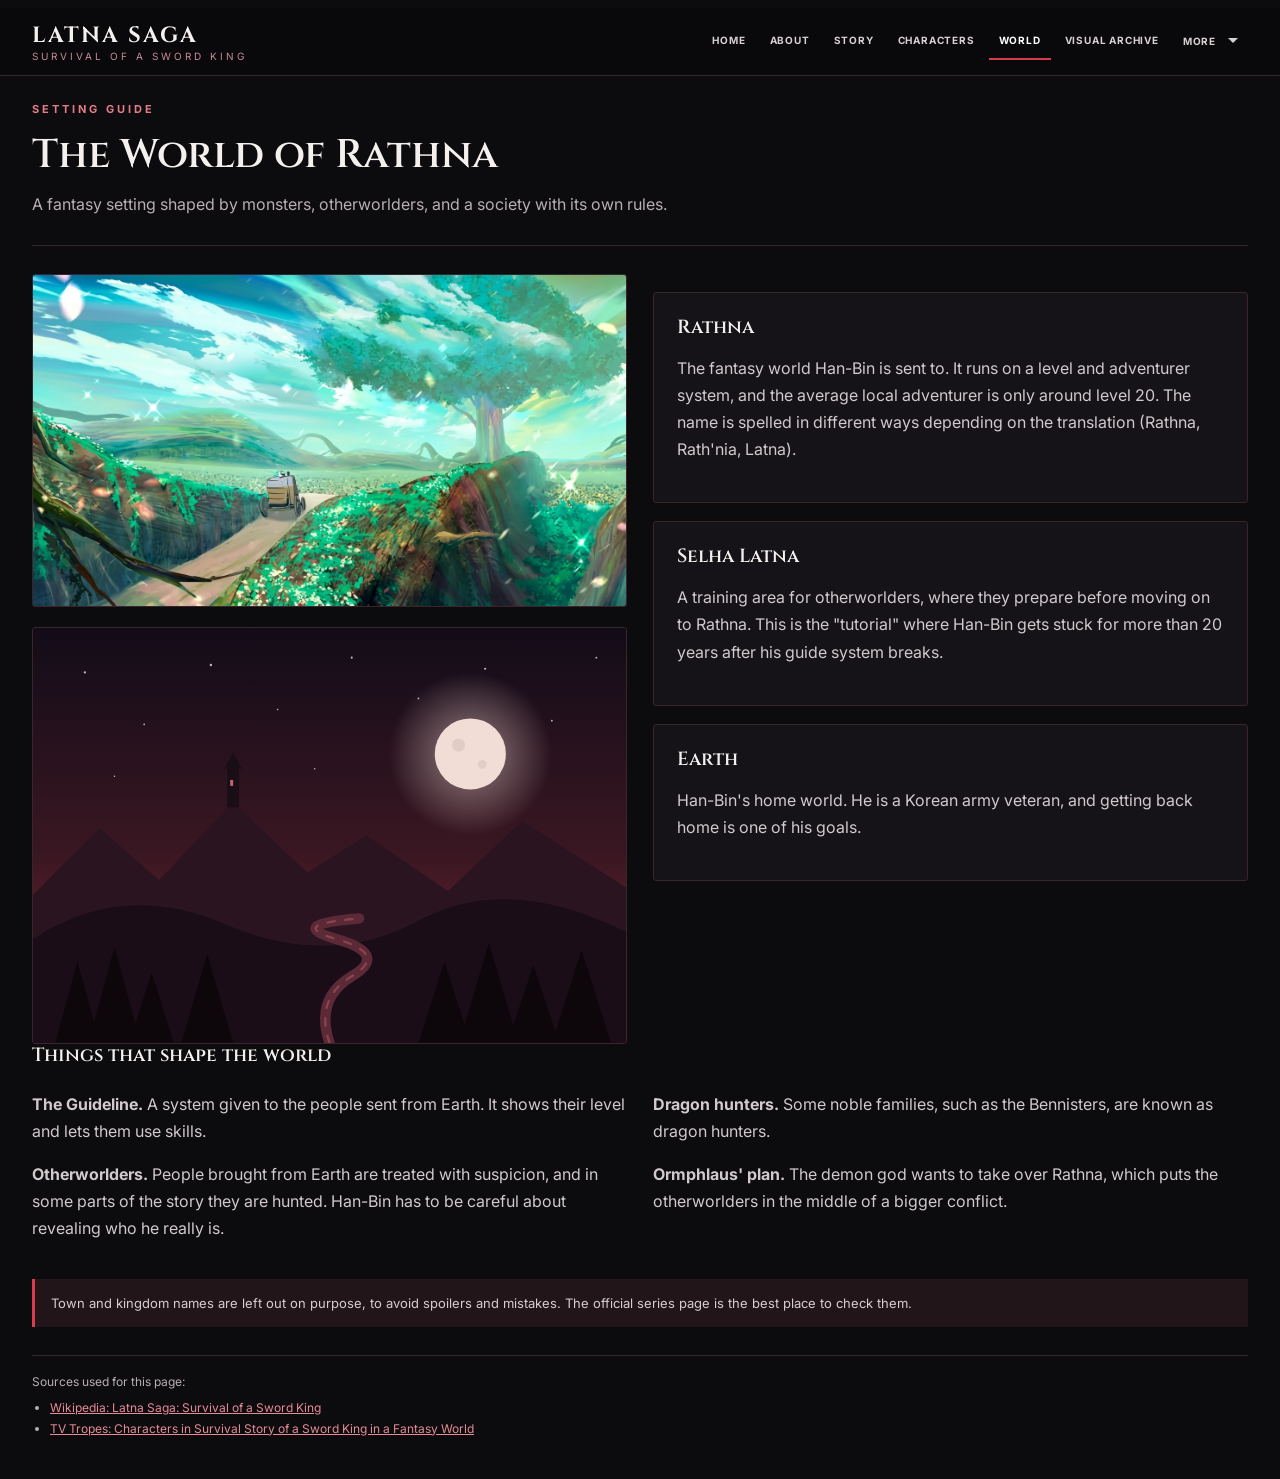
<file: pages/world.html>
<!DOCTYPE html>
<html lang="en">

<head>
  <meta charset="UTF-8">
  <meta name="viewport" content="width=device-width, initial-scale=1.0">
  <title>World | Latna Saga</title>
  <link rel="icon" type="image/svg+xml" href="../images/favicon.svg">

  <link rel="stylesheet" href="https://fonts.googleapis.com/css2?family=Cinzel:wght@500;600;700&family=Inter:wght@400;500;600;700&display=swap">
  <link rel="stylesheet" href="../css/base.css">
  <link rel="stylesheet" href="../css/components.css">
  <link rel="stylesheet" href="../css/page.css">
  <link rel="stylesheet" href="../css/nav.css">
  <link rel="stylesheet" href="../css/responsive.css">
</head>

<body class="page">

  <header class="site-header">
    <div class="header-inner">
      <a class="logo" href="../index.html">
        LATNA SAGA
        <span>SURVIVAL OF A SWORD KING</span>
      </a>

      <button class="menu-toggle" type="button" aria-label="Open menu" aria-expanded="false">&#9776;</button>

      <nav class="main-nav" aria-label="Main menu">
        <a href="../index.html">HOME</a>
        <a href="about.html">ABOUT</a>
        <a href="story.html">STORY</a>
        <a href="characters.html">CHARACTERS</a>
        <a href="world.html" class="active">WORLD</a>
        <a href="visual-archive.html">VISUAL ARCHIVE</a>

        <div class="nav-dropdown">
          <button class="nav-more" type="button" aria-haspopup="true" aria-expanded="false">MORE <span class="caret"></span></button>
          <div class="dropdown-menu">
            <a href="abilities.html">ABILITIES</a>
            <a href="creators.html">CREATORS</a>
            <a href="publication.html">PUBLICATION</a>
            <a href="updates.html">UPDATES</a>
          </div>
        </div>
      </nav>
    </div>
  </header>

  <a class="back-link" href="../index.html">&larr; Back to home</a>

  <div class="section-heading">
    <div class="kicker">Setting guide</div>
    <h2>The World of Rathna</h2>
    <p>A fantasy setting shaped by monsters, otherworlders, and a society with its own rules.</p>
  </div>

  <div class="two-column">
    <div class="image-stack">
    <figure class="figure">
      <img src="../images/latnasaga village.jpg" alt="Illustration of a fantasy landscape with mountains, forest and a distant tower under a moon">
    
        </figure>
     
        <figure class="figure">   
    <img src="../images/rathna-landscape.svg">
  
        </figure>

</div>

    <div>
      <div class="info-box">
        <h3>Rathna</h3>
        <p>
          The fantasy world Han-Bin is sent to. It runs on a level and adventurer system, and
          the average local adventurer is only around level 20. The name is spelled
          in different ways depending on the translation (Rathna, Rath'nia, Latna).
        </p>
      </div>

      <div class="info-box">
        <h3>Selha Latna</h3>
        <p>
          A training area for otherworlders, where they prepare before moving on to Rathna.
          This is the "tutorial" where Han-Bin gets stuck for more than 20 years after his
          guide system breaks.
        </p>
      </div>

      <div class="info-box">
        <h3>Earth</h3>
        <p>
          Han-Bin's home world. He is a Korean army veteran, and getting back home is one of
          his goals.
        </p>
      </div>
    </div>
  </div>

  <h3>Things that shape the world</h3>
  <div class="two-column">
    <div>
      <p>
        <b>The Guideline.</b> A system given to the people sent from Earth. It shows their level
        and lets them use skills.
      </p>
      <p>
        <b>Otherworlders.</b> People brought from Earth are treated with suspicion, and in some
        parts of the story they are hunted. Han-Bin has to be careful about revealing who he really is.
      </p>
    </div>
    <div>
      <p>
        <b>Dragon hunters.</b> Some noble families, such as the Bennisters, are known as dragon
        hunters.
      </p>
      <p>
        <b>Ormphlaus' plan.</b> The demon god wants to take over Rathna, which puts the
        otherworlders in the middle of a bigger conflict.
      </p>
    </div>
  </div>

  <div class="note">
    Town and kingdom names are left out on purpose, to avoid spoilers and mistakes. The official
    series page is the best place to check them.
  </div>

  <div class="sources">
    Sources used for this page:
    <ul>
      <li><a href="https://en.wikipedia.org/wiki/Latna_Saga:_Survival_of_a_Sword_King" target="_blank" rel="noopener">Wikipedia: Latna Saga: Survival of a Sword King</a></li>
      <li><a href="https://tvtropes.org/pmwiki/pmwiki.php/Characters/SurvivalStoryOfASwordKingInAFantasyWorld" target="_blank" rel="noopener">TV Tropes: Characters in Survival Story of a Sword King in a Fantasy World</a></li>
    </ul>
  </div>
  <script src="../js/main.js"></script>
</body>

</html>
</file>
<file: css/base.css>
/* ==========================================================
   ALL PAGES - variables, reset, text
   ========================================================== */

:root {

  --bg: #0c0b0e;
  --surface: #151318;
  --surface-light: #1d1920;
  --red: #a91e32;
  --red-light: #d83b4e;
  --text: #f4f0ee;
  --text-soft: #d1c9cb;
  --muted: #b8afb2;
  --accent-text: #e47c89;
  --line: #3a252b;

  --font-heading: "Cinzel", Georgia, serif;
  --font-body: "Inter", Arial, sans-serif;

  --header-height: 70px;
}

* {
  box-sizing: border-box;
}

body {
  margin: 0;
  background: var(--bg);
  color: var(--text);
  font-family: var(--font-body);
  line-height: 1.7;
}

a {
  color: inherit;
  text-decoration: none;
}

img {
  max-width: 100%;
}

h1,
h2,
h3 {
  font-family: var(--font-heading);
  font-weight: 600;
  line-height: 1.2;
}

h1 {
  font-size: clamp(34px, 5vw, 58px);
  margin: 12px 0;
}

h2 {
  font-size: 27px;
  margin: 0 0 14px;
}

h3 {
  font-size: 19px;
  margin: 0 0 8px;
}

p {
  color: var(--text-soft);
}

.muted {
  color: var(--muted);
}

.kicker {
  font-size: 11px;
  letter-spacing: 3px;
  text-transform: uppercase;
  color: var(--accent-text);
  font-weight: 700;
}
</file>
<file: css/home.css>
/* ==========================================================
   index.html (HOME) only
   ========================================================== */

/* >>> index.html only: page wrapper */
main {
  max-width: 1180px;
  margin: auto;
  padding: 34px 24px 70px;
}

/* >>> index.html only: hero banner */
.hero {
  min-height: 560px;
  display: flex;
  align-items: flex-end;
  border: 1px solid var(--line);
  border-radius: 5px;
  overflow: hidden;
  background-color: #0b0b10;

   background-image:
    linear-gradient(180deg, #0b0b10, rgba(11, 11, 16, 0) 90px),
    linear-gradient(90deg, rgba(5, 5, 8, 0), rgba(5, 5, 8, 0.25) 52%, rgba(5, 5, 8, 0)),
    url("../images/crimson_fortress_ashfall_animation.gif");
  background-repeat: no-repeat;
  background-position: center top;
  background-size: cover;
}

.hero-copy {
  padding: 48px;
  max-width: 620px;
}

/* >>> index.html only: stats boxes */
.stats {
  display: grid;
  grid-template-columns: repeat(auto-fit, minmax(150px, 1fr));
  gap: 12px;
  margin: 22px 0;
}

.stat {
  background: var(--surface);
  padding: 17px;
  border-left: 2px solid var(--red);
}

.stat b {
  display: block;
  font: 21px var(--font-heading);
  color: var(--accent-text);
}

.stat small {
  color: var(--muted);
}

/* >>> index.html only: footer */
.site-footer {
  border-top: 1px solid var(--line);
  background: #08080a;
  text-align: center;
  padding: 25px;
  color: #8e858a;
  font-size: 12px;
}

.site-footer a {
  color: #e68b97;
}
</file>
<file: css/components.css>
/* >>> index, publication, updates */
.button {
  display: inline-block;
  background: var(--red);
  padding: 11px 17px;
  margin: 10px 8px 0 0;
  font-size: 11px;
  font-weight: 700;
  letter-spacing: 1px;
  border-radius: 2px;
  transition: background 0.2s;
}

.button:hover {
  background: var(--red-light);
}

/* >>> ALL PAGES (page title area) */
.section-heading {
  padding: 24px 0 27px;
  border-bottom: 1px solid var(--line);
  margin-bottom: 28px;
}

.section-heading p {
  max-width: 760px;
  margin: 0;
  color: var(--muted);
}

/* >>> about, story, world, creators, publication, updates */
.two-column {
  display: grid;
  grid-template-columns: 1fr 1fr;
  gap: 26px;
  align-items: start;
}

.two-column img {
  display: block;
  width: auto;
  max-width: 100%;
  height: auto;
  max-height: 620px;
  justify-self: center;
  border: 1px solid var(--line);
  border-radius: 3px;
}

/* >>> world */
.image-stack {
  display: flex;
  flex-direction: column;
  gap: 20px; 
}

.figure {
  margin: 0;
}

.figure figcaption {
  margin-top: 8px;
  font-size: 12px;
  color: var(--muted);
}

/* >>> index, characters, visual-archive, abilities (cards) */
.cards {
  display: grid;
  grid-template-columns: repeat(5, 1fr); 
  gap: 12px;
}

.card {
  background: var(--surface);
  border: 1px solid var(--line);
  border-radius: 3px;
  overflow: hidden;
}

.card img {
  display: block;
  width: 100%;
  height: 250px;
  object-fit: cover;
}

.card-body {
  padding: 17px;
}

.card-body p {
  font-size: 13px;
  color: var(--muted);
}

/* >>> index only (3 home cards) */
.card img.publication-cover,
.card img[src="images/han-bin-ryu.png"],
.card img[src="images/poster.png"] {
  height: 300px;
  object-fit: cover;
  object-position: center 20%;
}

/* >>> about, world, creators, publication, updates */
.info-box {
  background: var(--surface);
  border: 1px solid var(--line);
  border-radius: 3px;
  padding: 23px;
  margin: 18px 0;
}

/* >>> about, characters */
.tag {
  display: inline-block;
  border: 1px solid #71313d;
  color: #e8a0a8;
  padding: 4px 9px;
  font-size: 10px;
  margin: 3px;
}

/* >>> publication only */
.detail-row {
  display: flex;
  justify-content: space-between;
  gap: 20px;
  padding: 14px 0;
  border-bottom: 1px solid var(--line);
}

.detail-row span:last-child {
  color: var(--muted);
  text-align: right;
}

/* >>> characters, world, visual-archive, abilities, updates */
.note {
  background: #21151a;
  border-left: 3px solid var(--red-light);
  padding: 13px 16px;
  margin: 20px 0;
  color: #d7cdd0;
  font-size: 13px;
}

/* >>> characters only (spoiler dropdown) */
.spoiler {
  margin-top: 10px;
  border: 1px dashed #71313d;
  border-radius: 3px;
  font-size: 13px;
}

.spoiler summary {
  padding: 8px 12px;
  cursor: pointer;
  color: var(--accent-text);
  font-size: 11px;
  font-weight: 700;
  letter-spacing: 1px;
  text-transform: uppercase;
}

.spoiler p {
  margin: 0;
  padding: 0 12px 12px;
}

/* >>> card text blocks (not used by a page yet) */
.card-text {
  display: flex;
  flex-direction: column;
  justify-content: center;
  min-height: 250px;
  padding: 6px 0;
  background: linear-gradient(160deg, var(--surface-light), var(--surface));
}

/* >>> index, characters, visual-archive, abilities (cards layout - 5 per row, 3 on index/abilities) */
.cards {
  display: flex;
  flex-wrap: wrap;
  gap: 15px;
}

.cards .card {
  width: calc(20% - 12px);
}

.cards.three-cards .card {
  width: calc(33.333% - 10px);
}
</file>
<file: css/nav.css>
/* ==========================================================
   ALL PAGES - header & navigation
   ========================================================== */

.site-header {
  position: sticky;
  top: 0;
  z-index: 100; 
  background: rgba(10, 9, 12, 0.96);
  border-bottom: 1px solid var(--line);
  backdrop-filter: blur(10px);
}

.header-inner {
  max-width: 1240px;
  margin: auto;
  padding: 13px 24px;
  display: flex;
  align-items: center;
  justify-content: space-between;
  gap: 20px;
  flex-wrap: wrap;
}

.logo {
  font: 700 22px var(--font-heading);
  letter-spacing: 2px;
}

.logo span {
  display: block;
  font: 10px var(--font-body);
  letter-spacing: 3px;
  color: #c78b93;
}

.main-nav {
  display: flex;
  gap: 4px;
  flex-wrap: wrap;
}

.main-nav a {
  font-size: 10px;
  letter-spacing: 0.8px;
  font-weight: 700;
  padding: 9px 10px;
  color: #d8d0d1;
  border-bottom: 2px solid transparent;
}

.main-nav a:hover,
.main-nav a.active {
  color: white;
  border-color: var(--red-light);
}

.menu-toggle {
  display: none;
  background: none;
  border: 1px solid var(--line);
  color: var(--text);
  font-size: 20px;
  line-height: 1;
  padding: 7px 12px;
  border-radius: 3px;
  cursor: pointer;
}

/* ---- "More" dropdown in main navigation ---- */
.main-nav {
  align-items: center;
}

.nav-dropdown {
  position: relative;
}

.nav-more {
  display: flex;
  align-items: center;
  gap: 12px;
  font: 700 10px var(--font-body);
  letter-spacing: 0.8px;
  padding: 9px 10px;
  color: #d8d0d1;
  background: none;
  border: 0;
  border-bottom: 2px solid transparent;
  cursor: pointer;
}

.nav-more:hover,
.nav-dropdown.is-open .nav-more {
  color: white;
  border-color: var(--red-light);
}

.nav-more .caret {
  width: 0;
  height: 0;
  border-left: 5px solid transparent;
  border-right: 5px solid transparent;
  border-top: 5px solid currentColor;
}

.dropdown-menu {
  display: none;
  position: absolute;
  top: 100%;
  right: 0;
  min-width: 200px;
  margin-top: 6px;
  padding: 10px 0;
  background: #14121a;
  border: 1px solid var(--line);
  border-radius: 8px;
  box-shadow: 0 12px 30px rgba(0, 0, 0, 0.5);
  z-index: 110;
}

/* invisible bridge so hover isn't lost between button and panel */
.dropdown-menu::before {
  content: "";
  position: absolute;
  top: -8px;
  left: 0;
  right: 0;
  height: 8px;
}

.nav-dropdown.is-open .dropdown-menu {
  display: block;
}

@media (hover: hover) and (min-width: 761px) {
  .nav-dropdown:hover .dropdown-menu {
    display: block;
  }
}

.main-nav .dropdown-menu a {
  display: block;
  padding: 11px 20px;
  font-size: 11px;
  letter-spacing: 0.8px;
  color: white;
  border-bottom: 0;
}

.main-nav .dropdown-menu a:hover {
  color: var(--red-light);
}

.nav-more.active {
  color: white;
  border-color: var(--red-light);
}

/* on sub-pages the header spans the full window width */
body.page {
  overflow-x: clip;
}

body.page .site-header {
  margin-left: calc(50% - 50vw);
  margin-right: calc(50% - 50vw);
}

/* >>> all sub-pages (logo lines up with the page content on the left; home keeps its own position) */
body.page .header-inner {
  max-width: none;
  padding-left: 32px;
  padding-right: 32px;
}
</file>
<file: css/responsive.css>
/* ==========================================================
   RESPONSIVE (phones) - ALL PAGES
   ========================================================== */

@media (max-width: 760px) {

  .header-inner {
    padding: 11px 16px;
  }

  .menu-toggle {
    display: block;
  }

  .main-nav {
    display: none;
    width: 100%;
    flex-direction: column;
    gap: 0;
  }

  .main-nav.is-open {
    display: flex;
  }

  .main-nav a {
    padding: 12px 6px;
    font-size: 11px;
    border-bottom: 1px solid var(--line);
  }

  main {
    padding: 22px 15px 55px;
  }

  .hero {
    min-height: 470px;
  }

  .hero-copy {
    padding: 25px;
  }

  .two-column {
    grid-template-columns: 1fr;
  }

  .detail-row {
    flex-direction: column;
    gap: 2px;
  }

  .detail-row span:last-child {
    text-align: left;
  }

  body.page {
    padding: 4px 18px 28px;
  }

  body.page .header-inner {
    padding-left: 18px;
    padding-right: 18px;
  }

  .cards.three-cards .card {
    width: 100%;
  }
}

@media (max-width: 760px) {
  .main-nav {
    align-items: stretch;
  }

  .nav-dropdown {
    width: 100%;
  }

  .nav-more {
    width: 100%;
    justify-content: space-between;
    padding: 12px 6px;
    font-size: 11px;
    border-bottom: 1px solid var(--line);
  }

  .dropdown-menu {
    position: static;
    min-width: 0;
    margin: 0;
    padding: 0 0 0 14px;
    background: none;
    border: 0;
    border-radius: 0;
    box-shadow: none;
  }

  .dropdown-menu::before {
    display: none;
  }

  .main-nav .dropdown-menu a {
    padding: 12px 6px;
    border-bottom: 1px solid var(--line);
  }
}
</file>
<file: css/page.css>
/* ==========================================================
   SUB-PAGES (about, story, characters, world, visual-archive, abilities, creators, publication, updates)
   ========================================================== */

/* >>> all sub-pages */
body.page {
  padding: 8px 32px 40px;
}

body.page .section-heading h2 {
  font-size: clamp(28px, 4vw, 40px);
  margin: 12px 0;
}

body.page .two-column h3 {
  margin-bottom: 12px;
}

/* >>> all sub-pages (back link, shows only when opened alone) */
.back-link {
  display: none;
  margin: 18px 0 0;
  font-size: 12px;
  font-weight: 700;
  letter-spacing: 1px;
  color: var(--accent-text);
}

body.standalone {
  max-width: 1040px;
  margin: 0 auto;
}

body.standalone .back-link {
  display: inline-block;
}

/* >>> characters, world (sources list) */
.sources {
  margin: 28px 0 0;
  padding-top: 16px;
  border-top: 1px solid var(--line);
  font-size: 12px;
  color: var(--muted);
}

.sources a {
  color: #e68b97;
  text-decoration: underline;
}

.sources ul {
  margin: 6px 0 0;
  padding-left: 18px;
}
</file>
